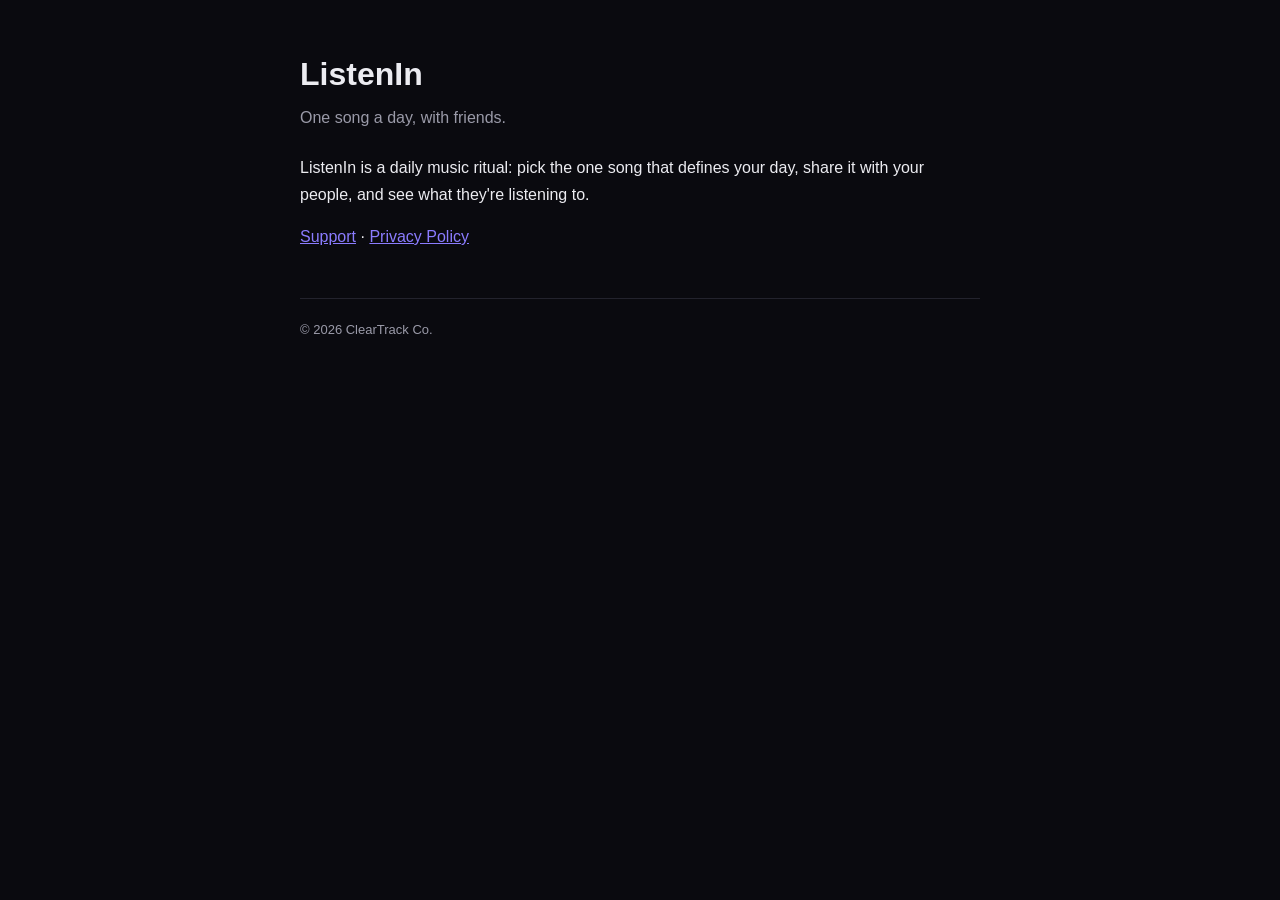
<file: index.html>
<!doctype html><html lang="en"><head><meta charset="utf-8"><meta name="viewport" content="width=device-width,initial-scale=1">
<title>ListenIn</title><link rel="stylesheet" href="style.css"></head><body><div class="wrap">
<h1>ListenIn</h1><p class="sub">One song a day, with friends.</p>
<p>ListenIn is a daily music ritual: pick the one song that defines your day, share it with your people, and see what they're listening to.</p>
<p><a href="support.html">Support</a> · <a href="privacy.html">Privacy Policy</a></p>
<footer>© 2026 ClearTrack Co.</footer></div></body></html>
</file>
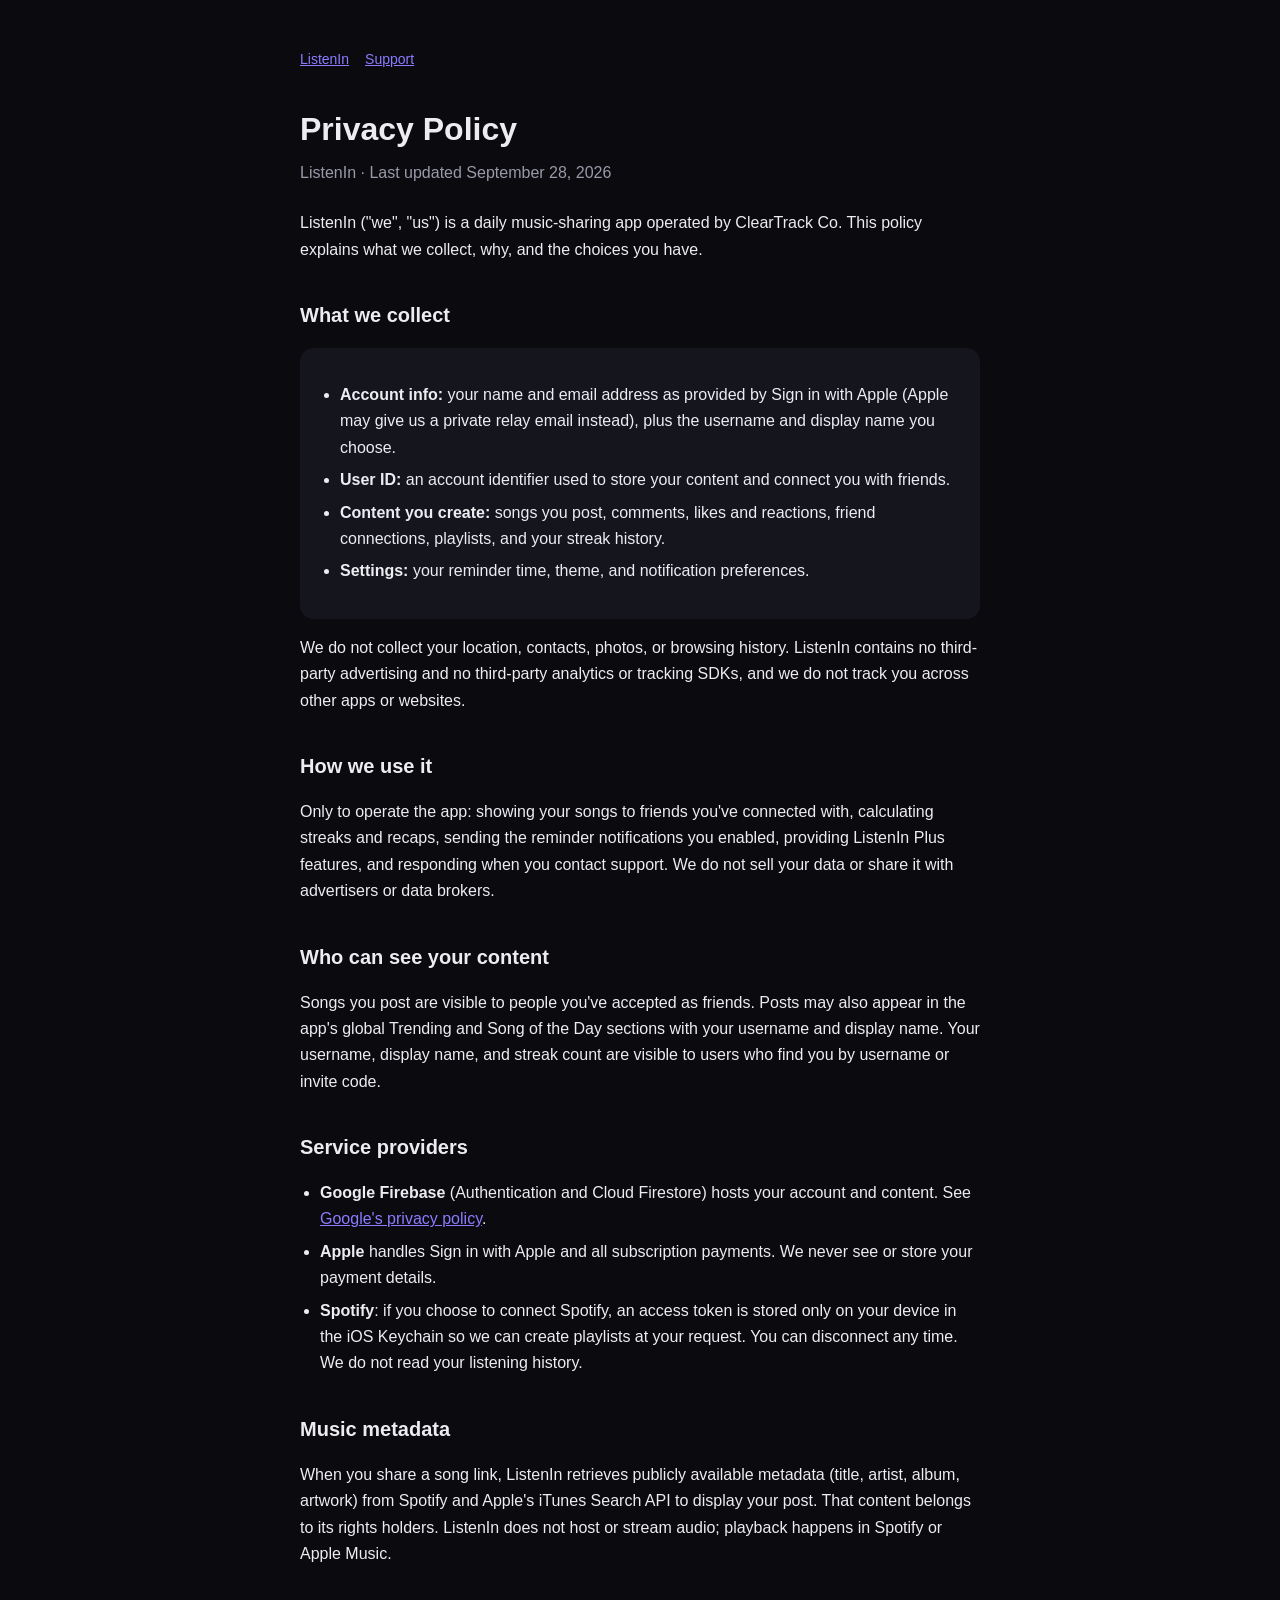
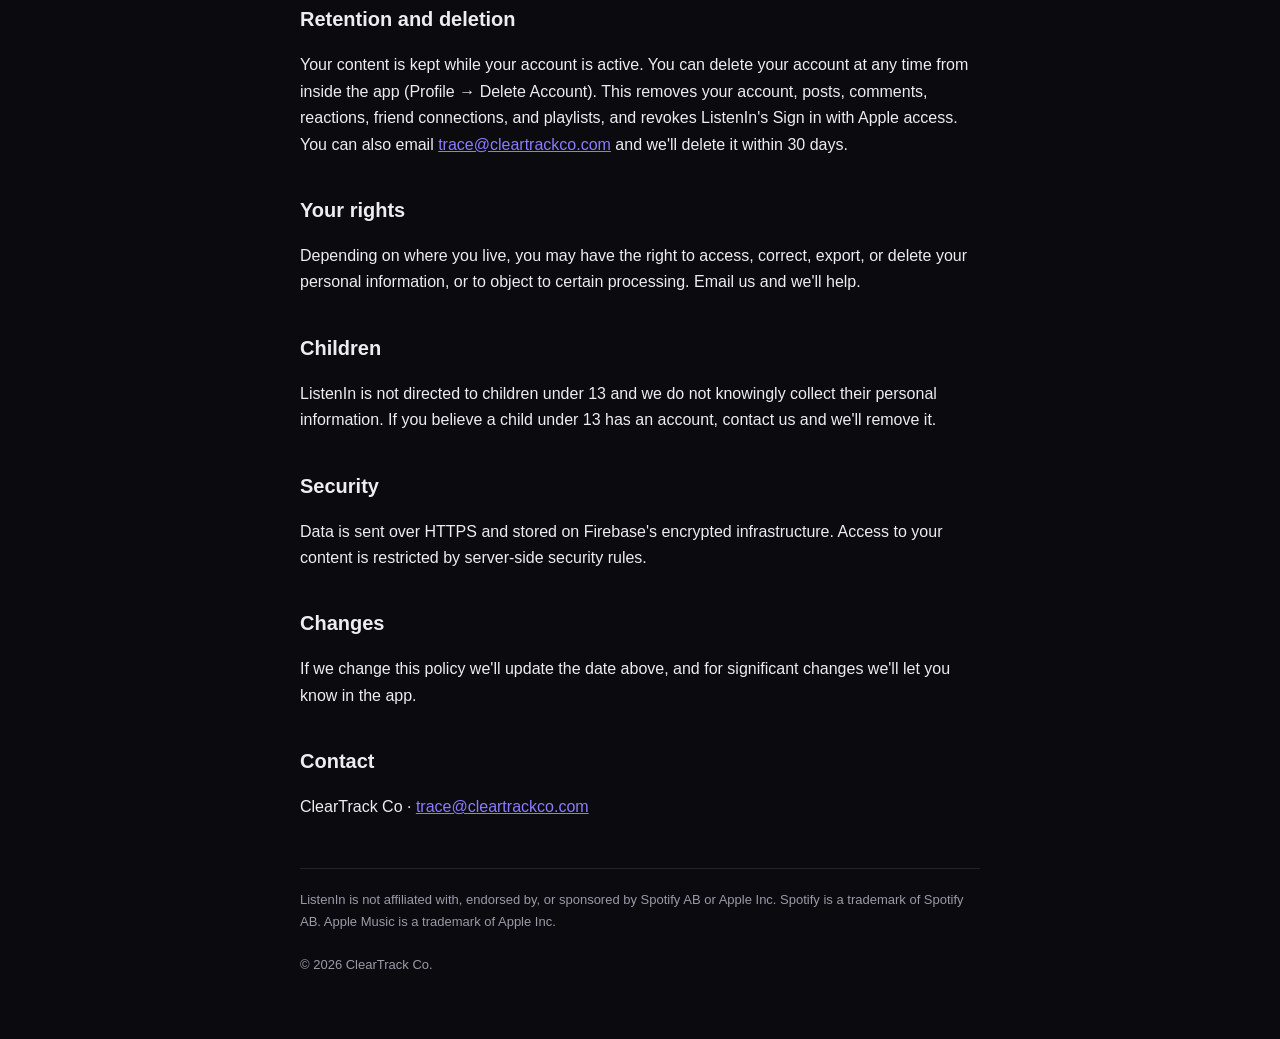
<file: privacy.html>
<!doctype html><html lang="en"><head><meta charset="utf-8"><meta name="viewport" content="width=device-width,initial-scale=1">
<title>ListenIn Privacy Policy</title><link rel="stylesheet" href="style.css"></head><body><div class="wrap">
<nav><a href="index.html">ListenIn</a><a href="support.html">Support</a></nav>
<h1>Privacy Policy</h1><p class="sub">ListenIn · Last updated September 28, 2026</p>
<p>ListenIn ("we", "us") is a daily music-sharing app operated by ClearTrack Co. This policy explains what we collect, why, and the choices you have.</p>

<h2>What we collect</h2>
<div class="card"><ul>
<li><strong>Account info:</strong> your name and email address as provided by Sign in with Apple (Apple may give us a private relay email instead), plus the username and display name you choose.</li>
<li><strong>User ID:</strong> an account identifier used to store your content and connect you with friends.</li>
<li><strong>Content you create:</strong> songs you post, comments, likes and reactions, friend connections, playlists, and your streak history.</li>
<li><strong>Settings:</strong> your reminder time, theme, and notification preferences.</li>
</ul></div>
<p>We do not collect your location, contacts, photos, or browsing history. ListenIn contains no third-party advertising and no third-party analytics or tracking SDKs, and we do not track you across other apps or websites.</p>

<h2>How we use it</h2>
<p>Only to operate the app: showing your songs to friends you've connected with, calculating streaks and recaps, sending the reminder notifications you enabled, providing ListenIn Plus features, and responding when you contact support. We do not sell your data or share it with advertisers or data brokers.</p>

<h2>Who can see your content</h2>
<p>Songs you post are visible to people you've accepted as friends. Posts may also appear in the app's global Trending and Song of the Day sections with your username and display name. Your username, display name, and streak count are visible to users who find you by username or invite code.</p>

<h2>Service providers</h2>
<ul>
<li><strong>Google Firebase</strong> (Authentication and Cloud Firestore) hosts your account and content. See <a href="https://policies.google.com/privacy">Google's privacy policy</a>.</li>
<li><strong>Apple</strong> handles Sign in with Apple and all subscription payments. We never see or store your payment details.</li>
<li><strong>Spotify</strong>: if you choose to connect Spotify, an access token is stored only on your device in the iOS Keychain so we can create playlists at your request. You can disconnect any time. We do not read your listening history.</li>
</ul>

<h2>Music metadata</h2>
<p>When you share a song link, ListenIn retrieves publicly available metadata (title, artist, album, artwork) from Spotify and Apple's iTunes Search API to display your post. That content belongs to its rights holders. ListenIn does not host or stream audio; playback happens in Spotify or Apple Music.</p>

<h2>Retention and deletion</h2>
<p>Your content is kept while your account is active. You can delete your account at any time from inside the app (Profile → Delete Account). This removes your account, posts, comments, reactions, friend connections, and playlists, and revokes ListenIn's Sign in with Apple access. You can also email <a href="mailto:trace@cleartrackco.com">trace@cleartrackco.com</a> and we'll delete it within 30 days.</p>

<h2>Your rights</h2>
<p>Depending on where you live, you may have the right to access, correct, export, or delete your personal information, or to object to certain processing. Email us and we'll help.</p>

<h2>Children</h2>
<p>ListenIn is not directed to children under 13 and we do not knowingly collect their personal information. If you believe a child under 13 has an account, contact us and we'll remove it.</p>

<h2>Security</h2>
<p>Data is sent over HTTPS and stored on Firebase's encrypted infrastructure. Access to your content is restricted by server-side security rules.</p>

<h2>Changes</h2>
<p>If we change this policy we'll update the date above, and for significant changes we'll let you know in the app.</p>

<h2>Contact</h2>
<p>ClearTrack Co · <a href="mailto:trace@cleartrackco.com">trace@cleartrackco.com</a></p>

<footer>ListenIn is not affiliated with, endorsed by, or sponsored by Spotify AB or Apple Inc. Spotify is a trademark of Spotify AB. Apple Music is a trademark of Apple Inc.<br><br>© 2026 ClearTrack Co.</footer>
</div></body></html>
</file>
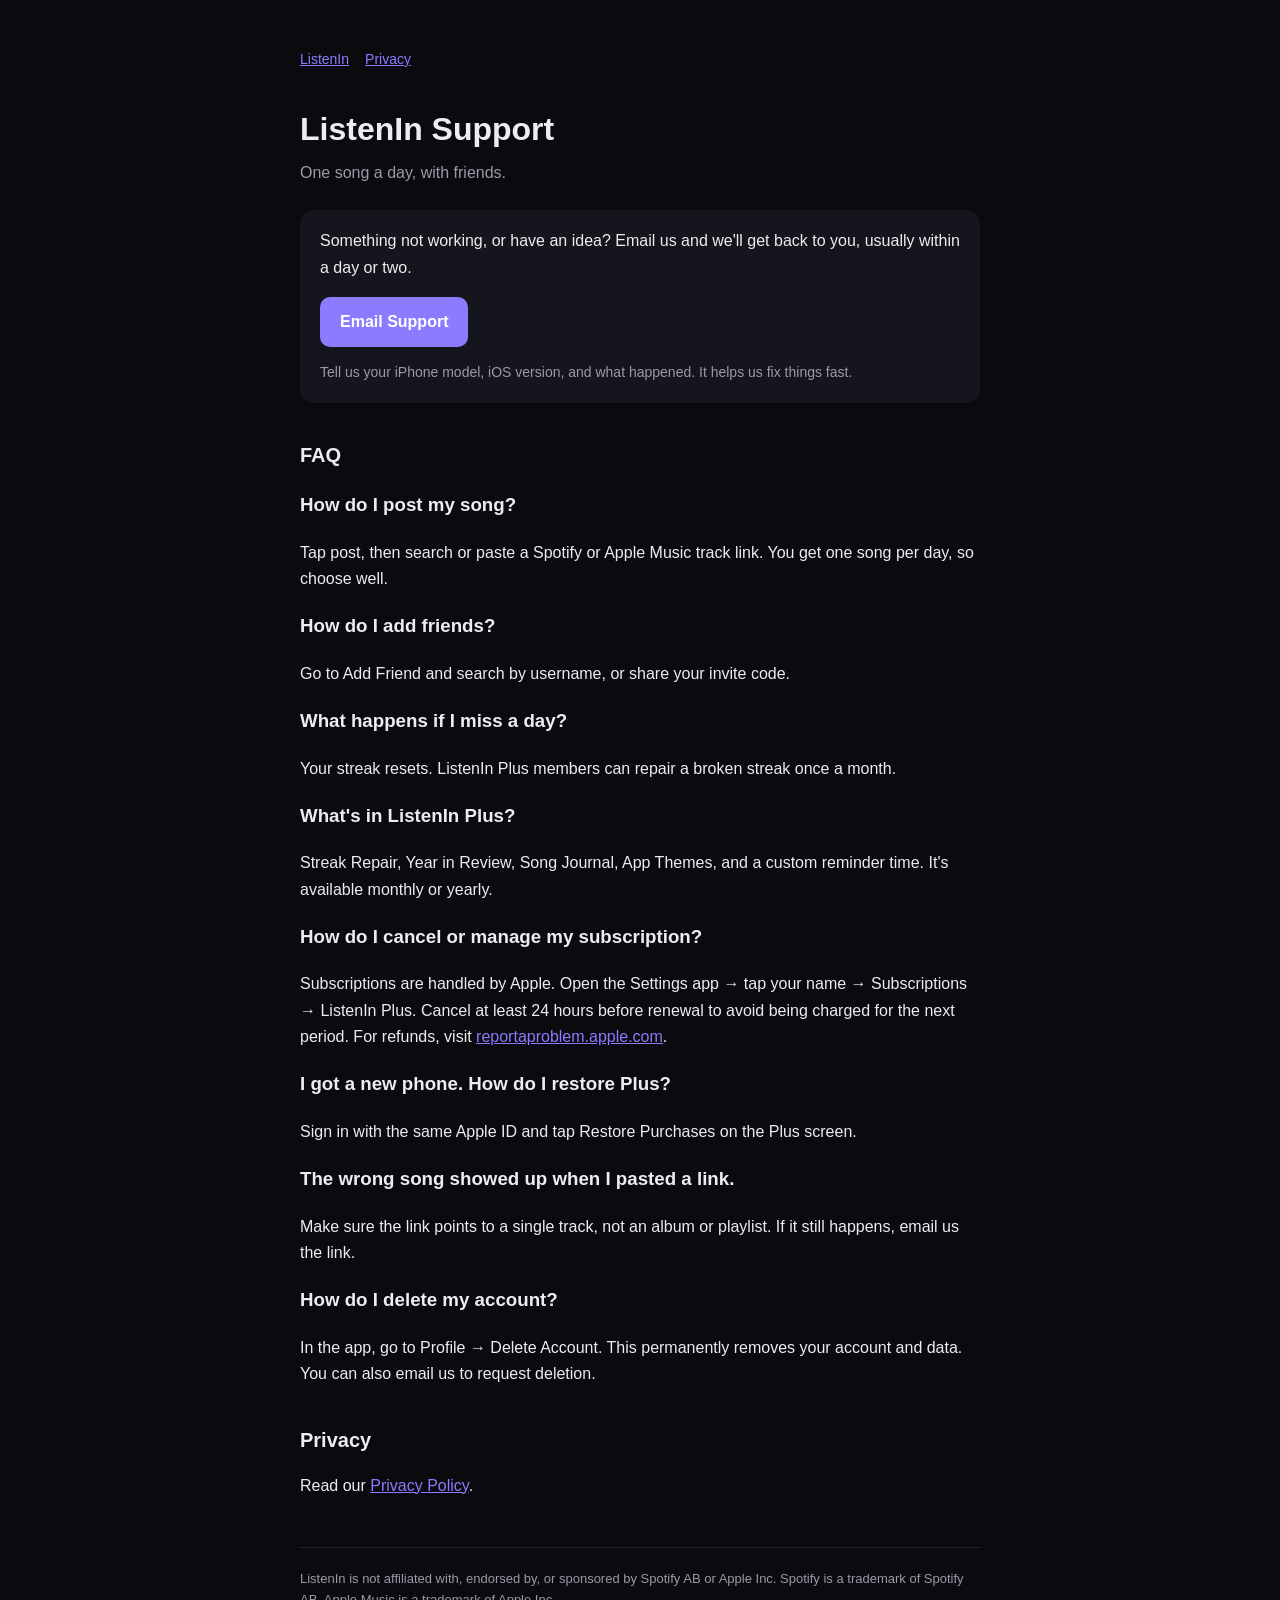
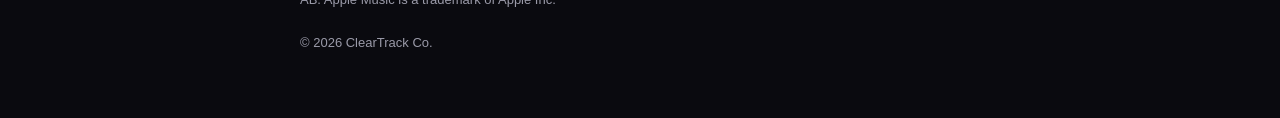
<file: support.html>
<!doctype html><html lang="en"><head><meta charset="utf-8"><meta name="viewport" content="width=device-width,initial-scale=1">
<title>ListenIn Support</title><link rel="stylesheet" href="style.css"></head><body><div class="wrap">
<nav><a href="index.html">ListenIn</a><a href="privacy.html">Privacy</a></nav>
<h1>ListenIn Support</h1><p class="sub">One song a day, with friends.</p>
<div class="card"><p style="margin-top:0">Something not working, or have an idea? Email us and we'll get back to you, usually within a day or two.</p>
<a class="btn" href="mailto:trace@cleartrackco.com?subject=ListenIn%20Support">Email Support</a>
<p style="margin-bottom:0;color:var(--muted);font-size:14px">Tell us your iPhone model, iOS version, and what happened. It helps us fix things fast.</p></div>

<h2>FAQ</h2>
<h3>How do I post my song?</h3><p>Tap post, then search or paste a Spotify or Apple Music track link. You get one song per day, so choose well.</p>
<h3>How do I add friends?</h3><p>Go to Add Friend and search by username, or share your invite code.</p>
<h3>What happens if I miss a day?</h3><p>Your streak resets. ListenIn Plus members can repair a broken streak once a month.</p>
<h3>What's in ListenIn Plus?</h3><p>Streak Repair, Year in Review, Song Journal, App Themes, and a custom reminder time. It's available monthly or yearly.</p>
<h3>How do I cancel or manage my subscription?</h3><p>Subscriptions are handled by Apple. Open the Settings app → tap your name → Subscriptions → ListenIn Plus. Cancel at least 24 hours before renewal to avoid being charged for the next period. For refunds, visit <a href="https://reportaproblem.apple.com">reportaproblem.apple.com</a>.</p>
<h3>I got a new phone. How do I restore Plus?</h3><p>Sign in with the same Apple ID and tap Restore Purchases on the Plus screen.</p>
<h3>The wrong song showed up when I pasted a link.</h3><p>Make sure the link points to a single track, not an album or playlist. If it still happens, email us the link.</p>
<h3>How do I delete my account?</h3><p>In the app, go to Profile → Delete Account. This permanently removes your account and data. You can also email us to request deletion.</p>

<h2>Privacy</h2><p>Read our <a href="privacy.html">Privacy Policy</a>.</p>
<footer>ListenIn is not affiliated with, endorsed by, or sponsored by Spotify AB or Apple Inc. Spotify is a trademark of Spotify AB. Apple Music is a trademark of Apple Inc.<br><br>© 2026 ClearTrack Co.</footer>
</div></body></html>
</file>
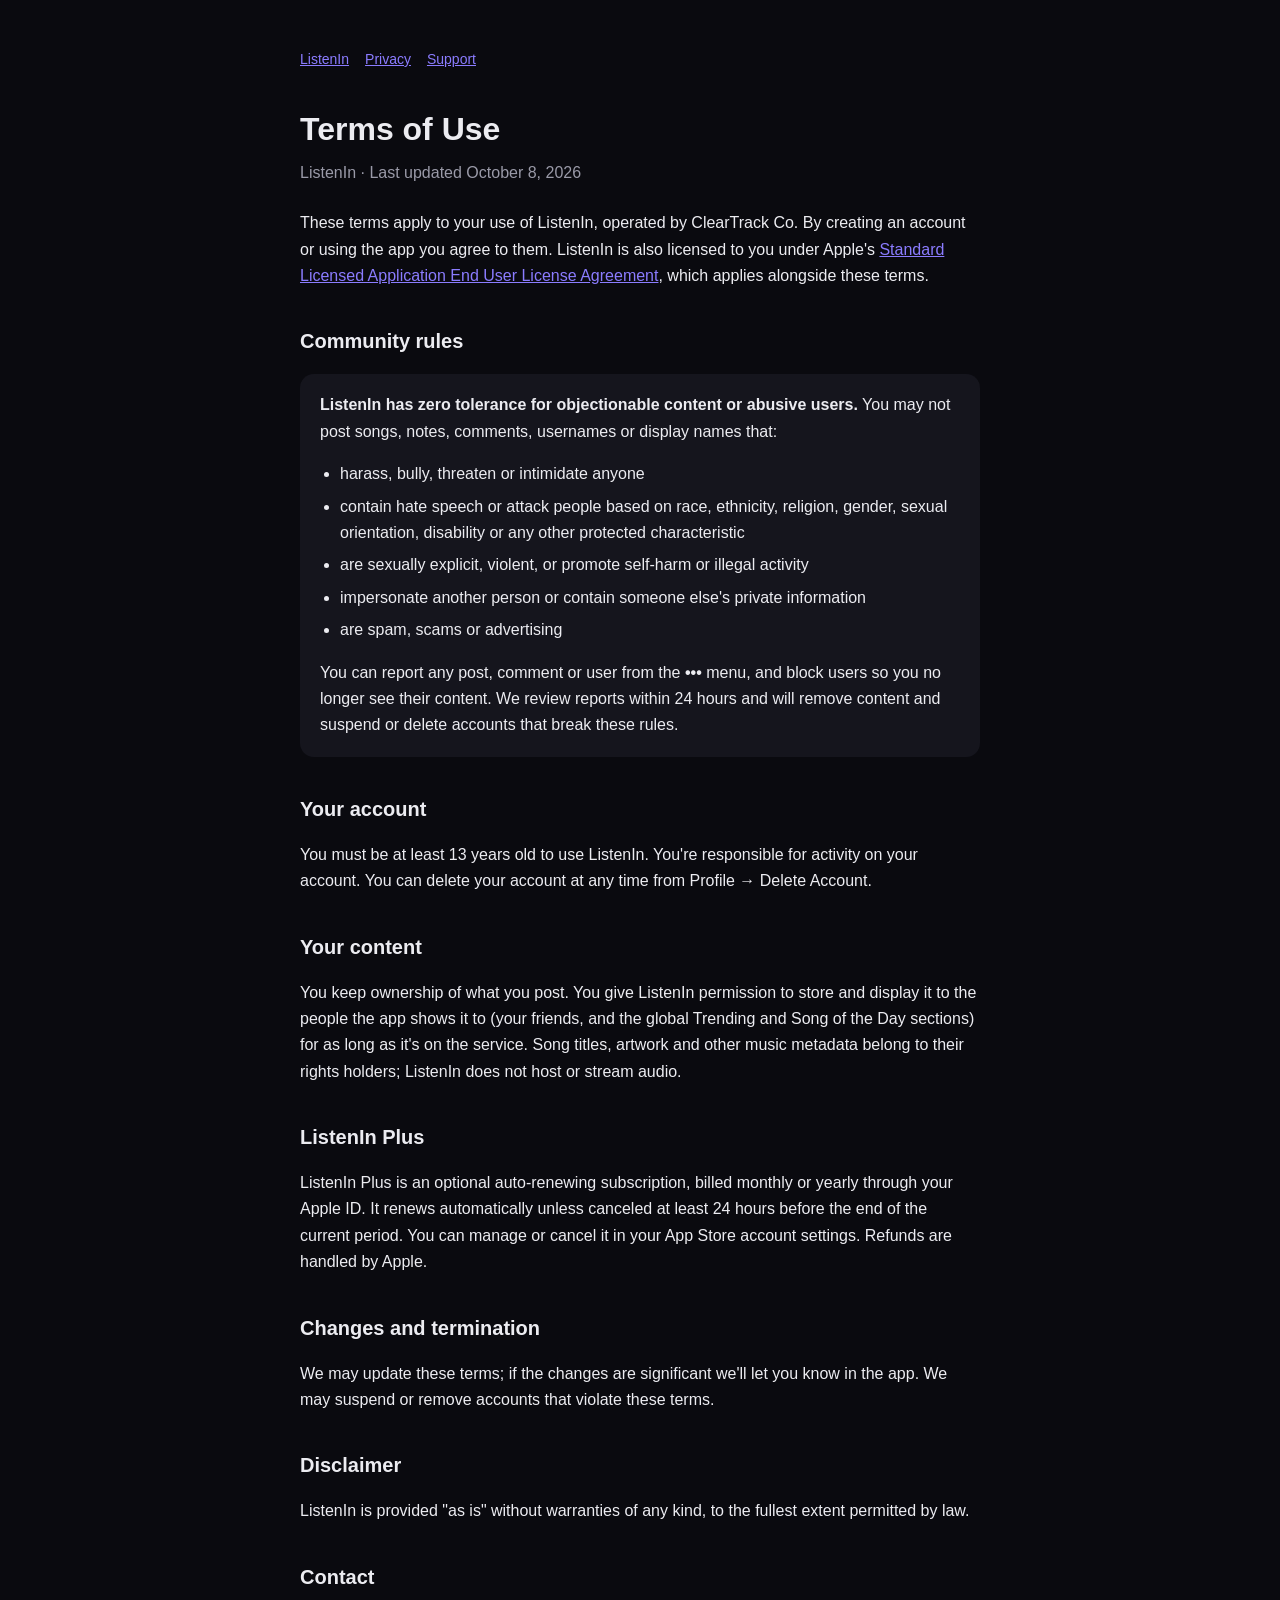
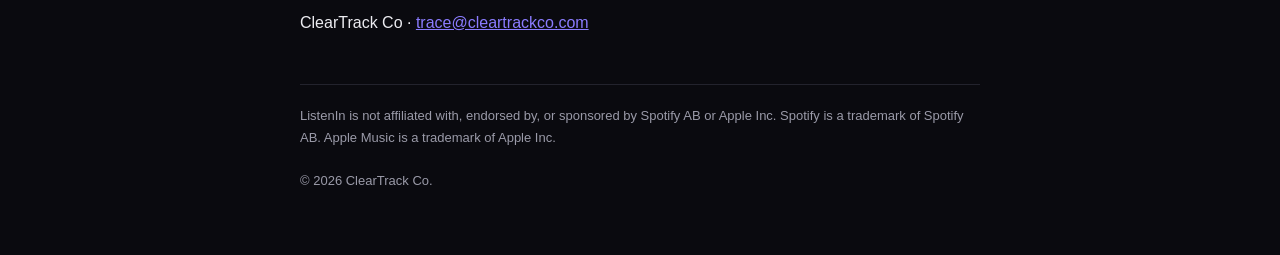
<file: terms.html>
<!doctype html><html lang="en"><head><meta charset="utf-8"><meta name="viewport" content="width=device-width,initial-scale=1">
<title>ListenIn Terms of Use</title><link rel="stylesheet" href="style.css"></head><body><div class="wrap">
<nav><a href="index.html">ListenIn</a><a href="privacy.html">Privacy</a><a href="support.html">Support</a></nav>
<h1>Terms of Use</h1><p class="sub">ListenIn · Last updated October 8, 2026</p>
<p>These terms apply to your use of ListenIn, operated by ClearTrack Co. By creating an account or using the app you agree to them. ListenIn is also licensed to you under Apple's <a href="https://www.apple.com/legal/internet-services/itunes/dev/stdeula/">Standard Licensed Application End User License Agreement</a>, which applies alongside these terms.</p>

<h2>Community rules</h2>
<div class="card"><p style="margin-top:0"><strong>ListenIn has zero tolerance for objectionable content or abusive users.</strong> You may not post songs, notes, comments, usernames or display names that:</p>
<ul>
<li>harass, bully, threaten or intimidate anyone</li>
<li>contain hate speech or attack people based on race, ethnicity, religion, gender, sexual orientation, disability or any other protected characteristic</li>
<li>are sexually explicit, violent, or promote self-harm or illegal activity</li>
<li>impersonate another person or contain someone else's private information</li>
<li>are spam, scams or advertising</li>
</ul>
<p style="margin-bottom:0">You can report any post, comment or user from the <strong>•••</strong> menu, and block users so you no longer see their content. We review reports within 24 hours and will remove content and suspend or delete accounts that break these rules.</p></div>

<h2>Your account</h2>
<p>You must be at least 13 years old to use ListenIn. You're responsible for activity on your account. You can delete your account at any time from Profile → Delete Account.</p>

<h2>Your content</h2>
<p>You keep ownership of what you post. You give ListenIn permission to store and display it to the people the app shows it to (your friends, and the global Trending and Song of the Day sections) for as long as it's on the service. Song titles, artwork and other music metadata belong to their rights holders; ListenIn does not host or stream audio.</p>

<h2>ListenIn Plus</h2>
<p>ListenIn Plus is an optional auto-renewing subscription, billed monthly or yearly through your Apple ID. It renews automatically unless canceled at least 24 hours before the end of the current period. You can manage or cancel it in your App Store account settings. Refunds are handled by Apple.</p>

<h2>Changes and termination</h2>
<p>We may update these terms; if the changes are significant we'll let you know in the app. We may suspend or remove accounts that violate these terms.</p>

<h2>Disclaimer</h2>
<p>ListenIn is provided "as is" without warranties of any kind, to the fullest extent permitted by law.</p>

<h2>Contact</h2>
<p>ClearTrack Co · <a href="mailto:trace@cleartrackco.com">trace@cleartrackco.com</a></p>

<footer>ListenIn is not affiliated with, endorsed by, or sponsored by Spotify AB or Apple Inc. Spotify is a trademark of Spotify AB. Apple Music is a trademark of Apple Inc.<br><br>© 2026 ClearTrack Co.</footer>
</div></body></html>
</file>
<file: style.css>
:root{--bg:#0A0A0F;--card:#15151d;--text:#ececf1;--muted:#9a9aa8;--accent:#8b7cff}
*{box-sizing:border-box}body{margin:0;background:var(--bg);color:var(--text);font:16px/1.65 -apple-system,BlinkMacSystemFont,"Segoe UI",Roboto,sans-serif}
.wrap{max-width:720px;margin:0 auto;padding:48px 20px 64px}
h1{font-size:32px;margin:0 0 4px}h2{font-size:20px;margin:36px 0 8px}
.sub{color:var(--muted);margin:0 0 24px}a{color:var(--accent)}
.card{background:var(--card);border-radius:14px;padding:18px 20px;margin:16px 0}
ul{padding-left:20px}li{margin:6px 0}
.btn{display:inline-block;background:var(--accent);color:#fff;text-decoration:none;padding:12px 20px;border-radius:10px;font-weight:600}
footer{margin-top:48px;color:var(--muted);font-size:13px;border-top:1px solid #23232d;padding-top:20px}
nav{margin-bottom:32px;font-size:14px}nav a{margin-right:16px}
</file>
